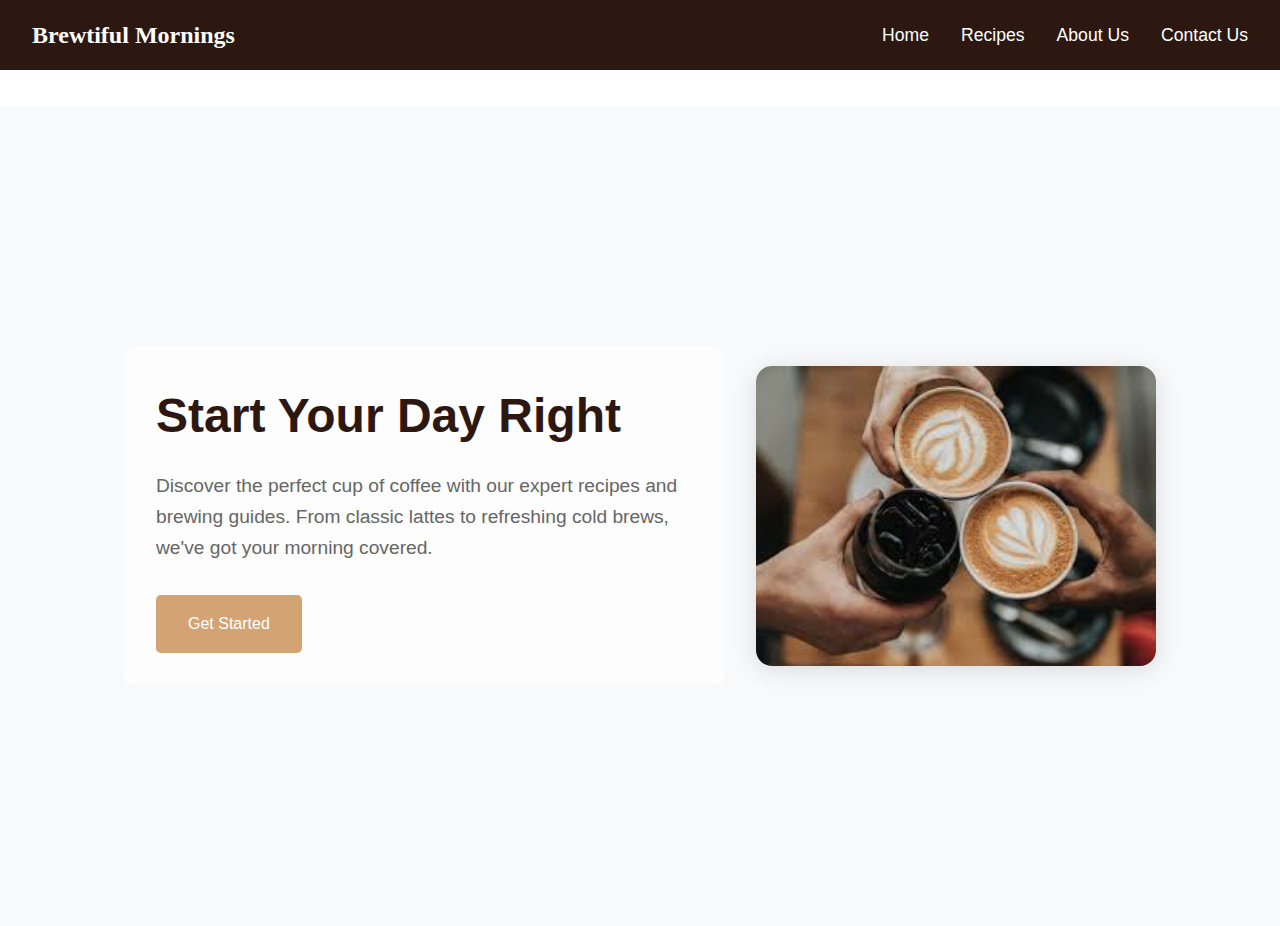
<file: index.html>
<!DOCTYPE html>
<html lang="en">
<head>
    <title>Brewtiful Mornings - Home</title>
    <link rel="stylesheet" href="styles.css">
</head>
<body>
    <
    <nav class="navbar">
        <div class="logo">Brewtiful Mornings</div>
        <ul class="nav-links">
            <li><a href="index.html" class="active">Home</a></li>
            <li class="dropdown">
                <a href="recipes.html">Recipes</a>
                <ul class="dropdown-content">
                    <li><a href="recipes/latte.html">Latte</a></li>
                    <li><a href="recipes/americano.html">Americano</a></li>
                    <li><a href="recipes/espresso.html">Espresso</a></li>
                    <li><a href="recipes/cold-americano.html">Cold Americano</a></li>
                    <li><a href="recipes/cold-latte.html">Cold Latte</a></li>
                    <li><a href="recipes/chocolate-latte.html">Chocolate Latte</a></li>
                    <li><a href="recipes/vanilla-latte.html">Vanilla Latte</a></li>
                </ul>
            </li>
            <li><a href="about.html">About Us</a></li>
            <li><a href="contact.html">Contact Us</a></li>
        </ul>
    </nav>

    
    <section class="hero">
        <div class="hero-content">
            <h1>Start Your Day Right</h1>
            <p>Discover the perfect cup of coffee with our expert recipes and brewing guides. From classic lattes to refreshing cold brews, we've got your morning covered.</p>
            <a href="recipes.html" class="cta-button">Get Started</a>
        </div>
        <div class="hero-image"></div>
    </section>
</body>
</html>
</file>
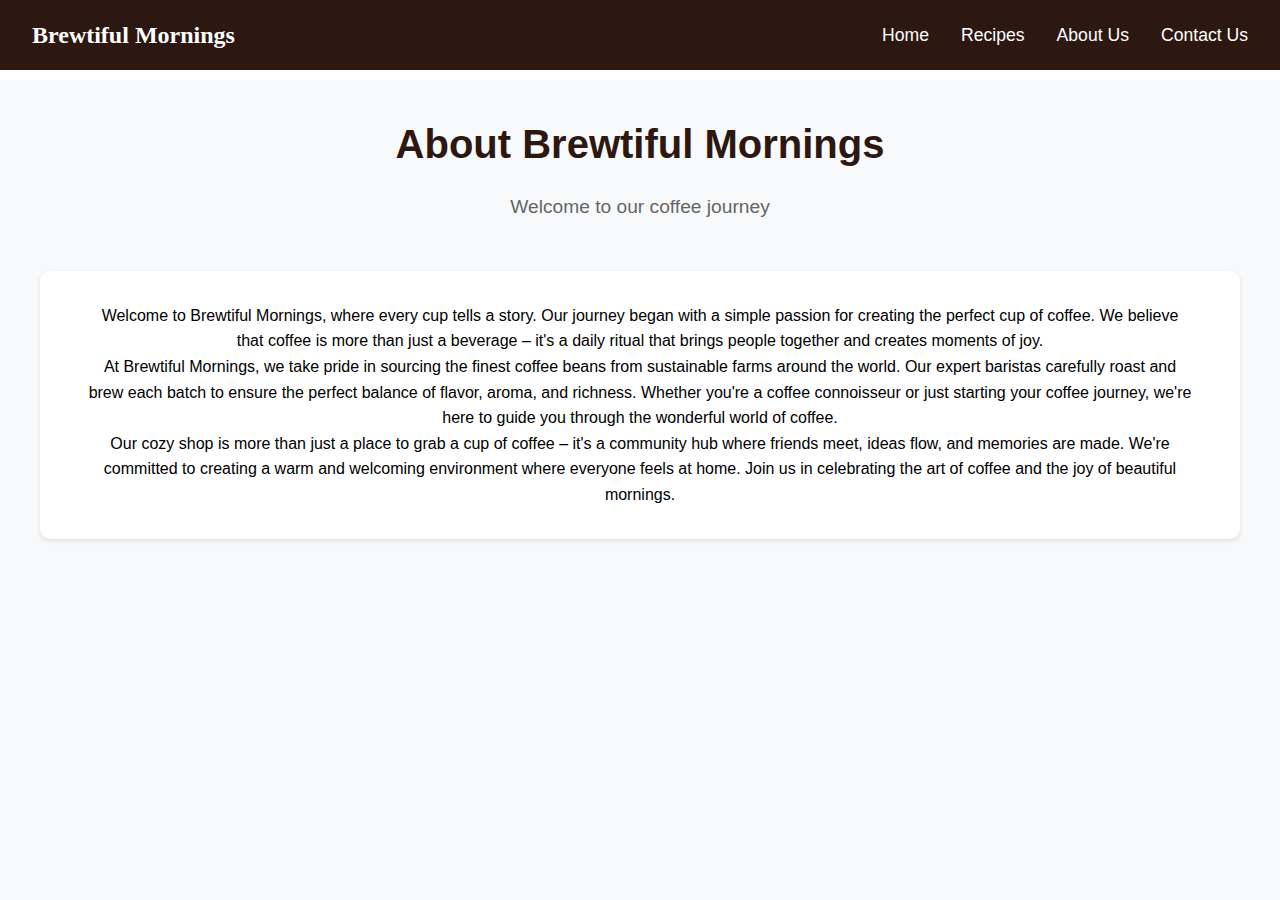
<file: about.html>
<!DOCTYPE html>
<html lang="en">
<head>
    <title>About Us - Brewtiful Mornings</title>
    <link rel="stylesheet" href="styles.css">
    <link rel="stylesheet" href="about.css">
</head>
<body>
    <nav class="navbar">
        <div class="logo">Brewtiful Mornings</div>
        <ul class="nav-links">
            <li><a href="index.html">Home</a></li>
            <li class="dropdown">
                <a href="recipes.html">Recipes</a>
                <ul class="dropdown-content">
                    <li><a href="recipes/latte.html">Latte</a></li>
                    <li><a href="recipes/americano.html">Americano</a></li>
                    <li><a href="recipes/espresso.html">Espresso</a></li>
                    <li><a href="recipes/cold-americano.html">Cold Americano</a></li>
                    <li><a href="recipes/cold-latte.html">Cold Latte</a></li>
                    <li><a href="recipes/chocolate-latte.html">Chocolate Latte</a></li>
                    <li><a href="recipes/vanilla-latte.html">Vanilla Latte</a></li>
                </ul>
            </li>
            <li><a href="about.html" class="active">About Us</a></li>
            <li><a href="contact.html">Contact Us</a></li>
        </ul>
    </nav>

    <section class="about-section">
        <div class="about-header">
            <h1>About Brewtiful Mornings</h1>
            <p class="about-description">Welcome to our coffee journey</p>
        </div>
        <div class="about-content">
            <div class="about-text">
                <p>Welcome to Brewtiful Mornings, where every cup tells a story. Our journey began with a simple passion for creating the perfect cup of coffee. We believe that coffee is more than just a beverage – it's a daily ritual that brings people together and creates moments of joy.</p>

                <p>At Brewtiful Mornings, we take pride in sourcing the finest coffee beans from sustainable farms around the world. Our expert baristas carefully roast and brew each batch to ensure the perfect balance of flavor, aroma, and richness. Whether you're a coffee connoisseur or just starting your coffee journey, we're here to guide you through the wonderful world of coffee.</p>

                <p>Our cozy shop is more than just a place to grab a cup of coffee – it's a community hub where friends meet, ideas flow, and memories are made. We're committed to creating a warm and welcoming environment where everyone feels at home. Join us in celebrating the art of coffee and the joy of beautiful mornings.</p>
            </div>
        </div>
    </section>
</body>
</html>
</file>
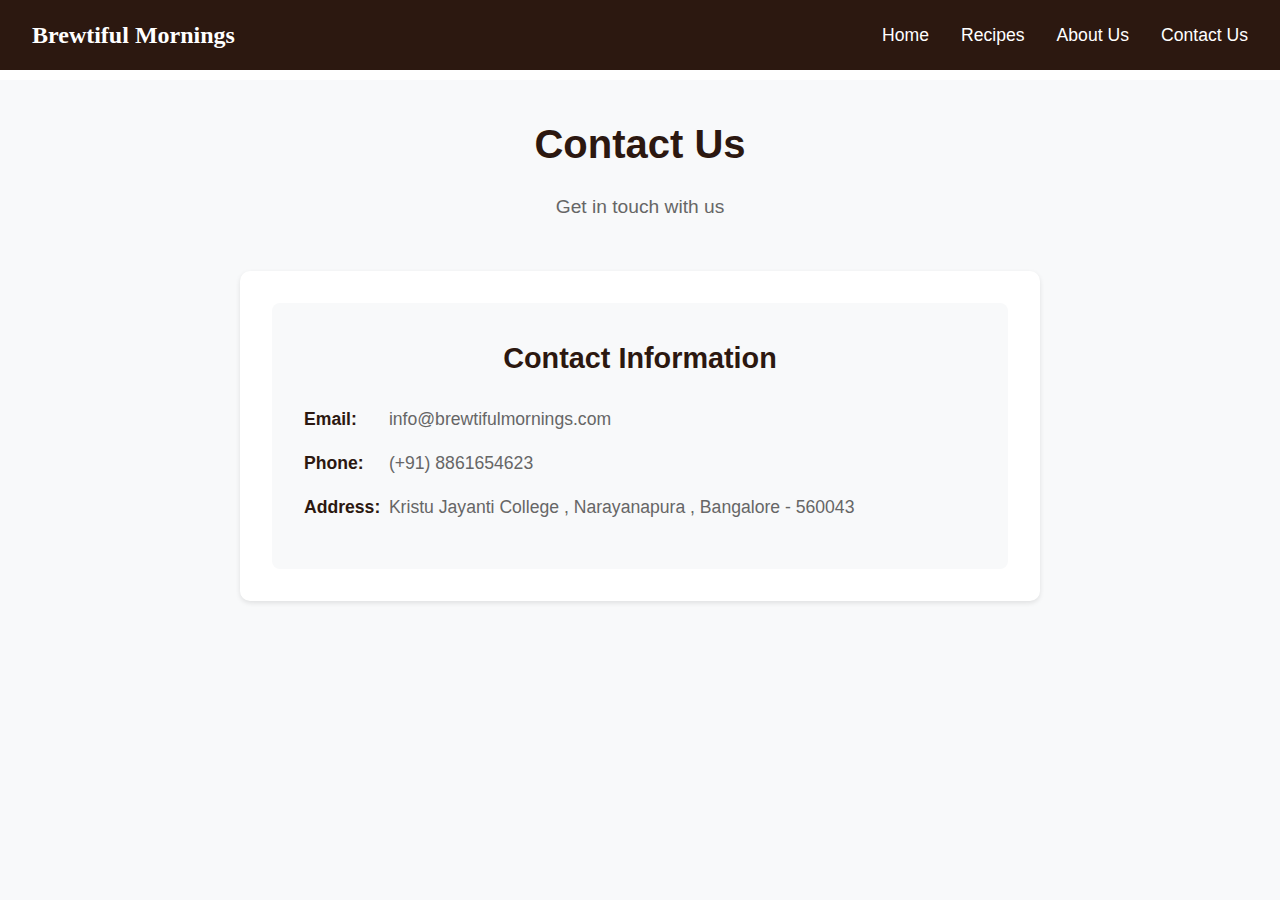
<file: contact.html>
<!DOCTYPE html>
<html lang="en">
<head>
    <title>Contact Us - Brewtiful Mornings</title>
    <link rel="stylesheet" href="styles.css">
    <link rel="stylesheet" href="contact.css">
</head>
<body>
    <nav class="navbar">
        <div class="logo">Brewtiful Mornings</div>
        <ul class="nav-links">
            <li><a href="index.html">Home</a></li>
            <li class="dropdown">
                <a href="recipes.html">Recipes</a>
                <ul class="dropdown-content">
                    <li><a href="recipes/latte.html">Latte</a></li>
                    <li><a href="recipes/americano.html">Americano</a></li>
                    <li><a href="recipes/espresso.html">Espresso</a></li>
                    <li><a href="recipes/cold-americano.html">Cold Americano</a></li>
                    <li><a href="recipes/cold-latte.html">Cold Latte</a></li>
                    <li><a href="recipes/chocolate-latte.html">Chocolate Latte</a></li>
                    <li><a href="recipes/vanilla-latte.html">Vanilla Latte</a></li>
                </ul>
            </li>
            <li><a href="about.html">About Us</a></li>
            <li><a href="contact.html" class="active">Contact Us</a></li>
        </ul>
    </nav>

    <section class="contact-section">
        <div class="contact-header">
            <h1>Contact Us</h1>
            <p class="contact-description">Get in touch with us</p>
        </div>
        <div class="contact-content">
            <div class="contact-info">
                <div class="info-card">
                    <h2>Contact Information</h2>
                    <p><strong>Email:</strong> info@brewtifulmornings.com</p>
                    <p><strong>Phone:</strong> (+91) 8861654623</p>
                    <p><strong>Address:</strong>
                    Kristu Jayanti College , Narayanapura , Bangalore - 560043</p>
                </div>
            </div>
        </div>
    </section>
</body>
</html>
</file>
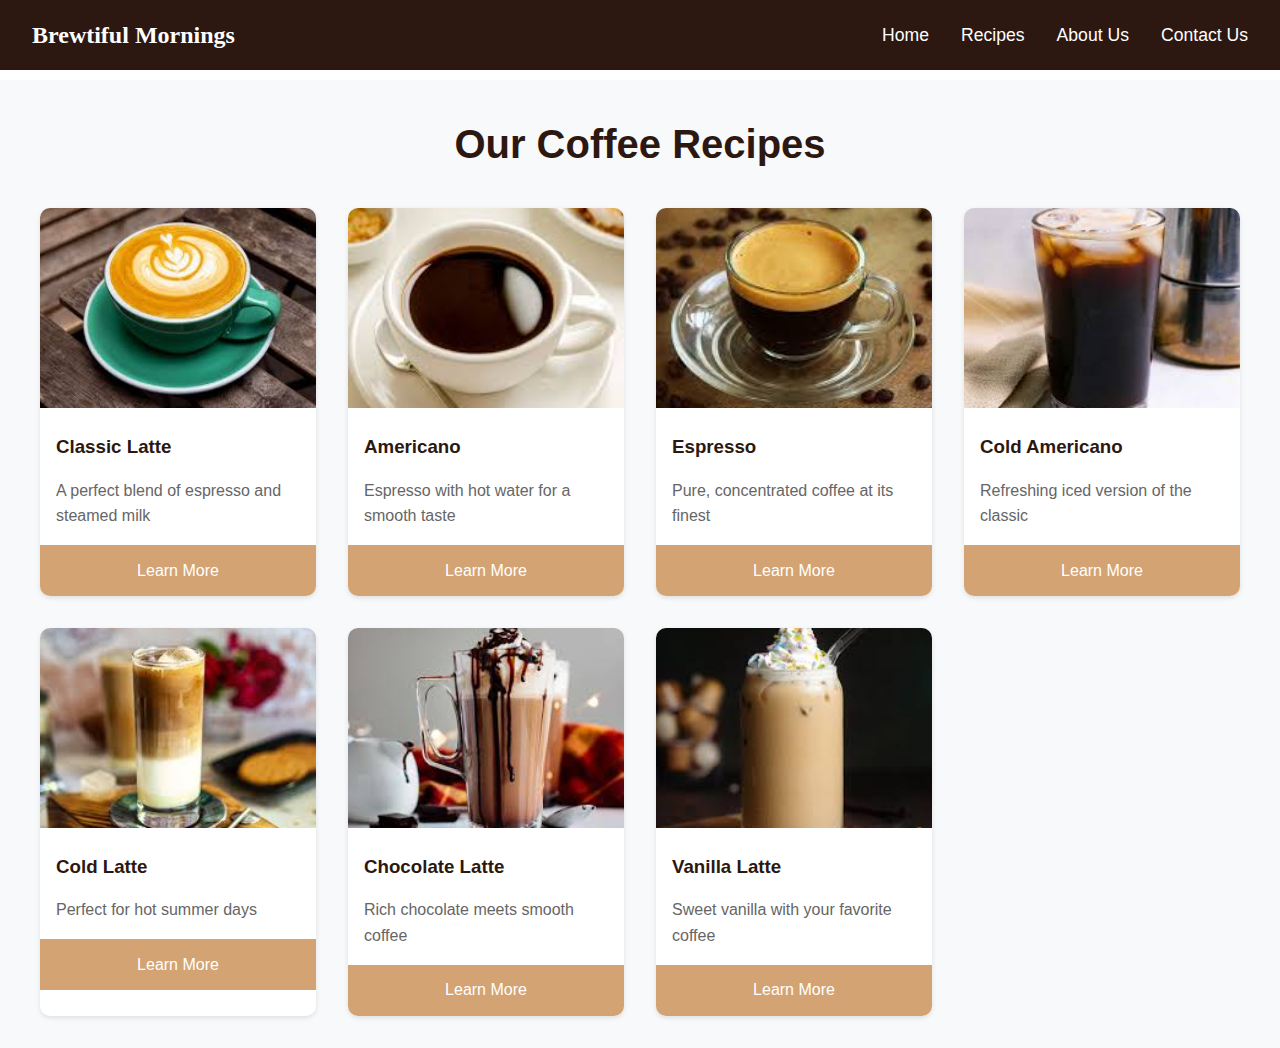
<file: recipes.html>
<!DOCTYPE html>
<html lang="en">
<head>
    <title>Brewtiful Mornings - Recipes</title>
    <link rel="stylesheet" href="styles.css">
    <link rel="stylesheet" href="recipes.css">
</head>
<body>
    <nav class="navbar">
        <div class="logo">Brewtiful Mornings</div>
        <ul class="nav-links">
            <li><a href="index.html">Home</a></li>
            <li class="dropdown">
                <a href="recipes.html" class="active">Recipes</a>
                <ul class="dropdown-content">
                    <li><a href="recipes/latte.html">Latte</a></li>
                    <li><a href="recipes/americano.html">Americano</a></li>
                    <li><a href="recipes/espresso.html">Espresso</a></li>
                    <li><a href="recipes/cold-americano.html">Cold Americano</a></li>
                    <li><a href="recipes/cold-latte.html">Cold Latte</a></li>
                    <li><a href="recipes/chocolate-latte.html">Chocolate Latte</a></li>
                    <li><a href="recipes/vanilla-latte.html">Vanilla Latte</a></li>
                </ul>
            </li>
            <li><a href="about.html">About Us</a></li>
            <li><a href="contact.html">Contact Us</a></li>
        </ul>
    </nav>

    <section class="recipes-section">
        <h1>Our Coffee Recipes</h1>
        <div class="recipes-grid">
            <div class="recipe-card">
                <img src="classic-latte.jpeg" alt="Latte">
                <h3>Classic Latte</h3>
                <p>A perfect blend of espresso and steamed milk</p>
                <a href="recipes/latte.html" class="recipe-button">Learn More</a>
            </div>
            <div class="recipe-card">
                <img src="americano.jpeg" alt="Americano">
                <h3>Americano</h3>
                <p>Espresso with hot water for a smooth taste</p>
                <a href="recipes/americano.html" class="recipe-button">Learn More</a>
            </div>
            <div class="recipe-card">
                <img src="espresso.jpeg" alt="Espresso">
                <h3>Espresso</h3>
                <p>Pure, concentrated coffee at its finest</p>
                <a href="recipes/espresso.html" class="recipe-button">Learn More</a>
            </div>
            <div class="recipe-card">
                <img src="cold-americano.jpeg" alt="Cold Americano">
                <h3>Cold Americano</h3>
                <p>Refreshing iced version of the classic</p>
                <a href="recipes/cold-americano.html" class="recipe-button">Learn More</a>
            </div>
            <div class="recipe-card">
                <img src="cold-latte.jpeg" alt="Cold Latte">
                <h3>Cold Latte</h3>
                <p>Perfect for hot summer days</p>
                <a href="recipes/cold-latte.html" class="recipe-button">Learn More</a>
            </div>
            <div class="recipe-card">
                <img src="chocolate-latte.jpeg" alt="Chocolate Latte">
                <h3>Chocolate Latte</h3>
                <p>Rich chocolate meets smooth coffee</p>
                <a href="recipes/chocolate-latte.html" class="recipe-button">Learn More</a>
            </div>
            <div class="recipe-card">
                <img src="vanilla-latte.jpeg" alt="Vanilla Latte">
                <h3>Vanilla Latte</h3>
                <p>Sweet vanilla with your favorite coffee</p>
                <a href="recipes/vanilla-latte.html" class="recipe-button">Learn More</a>
            </div>
        </div>
    </section>
</body>
</html>
</file>
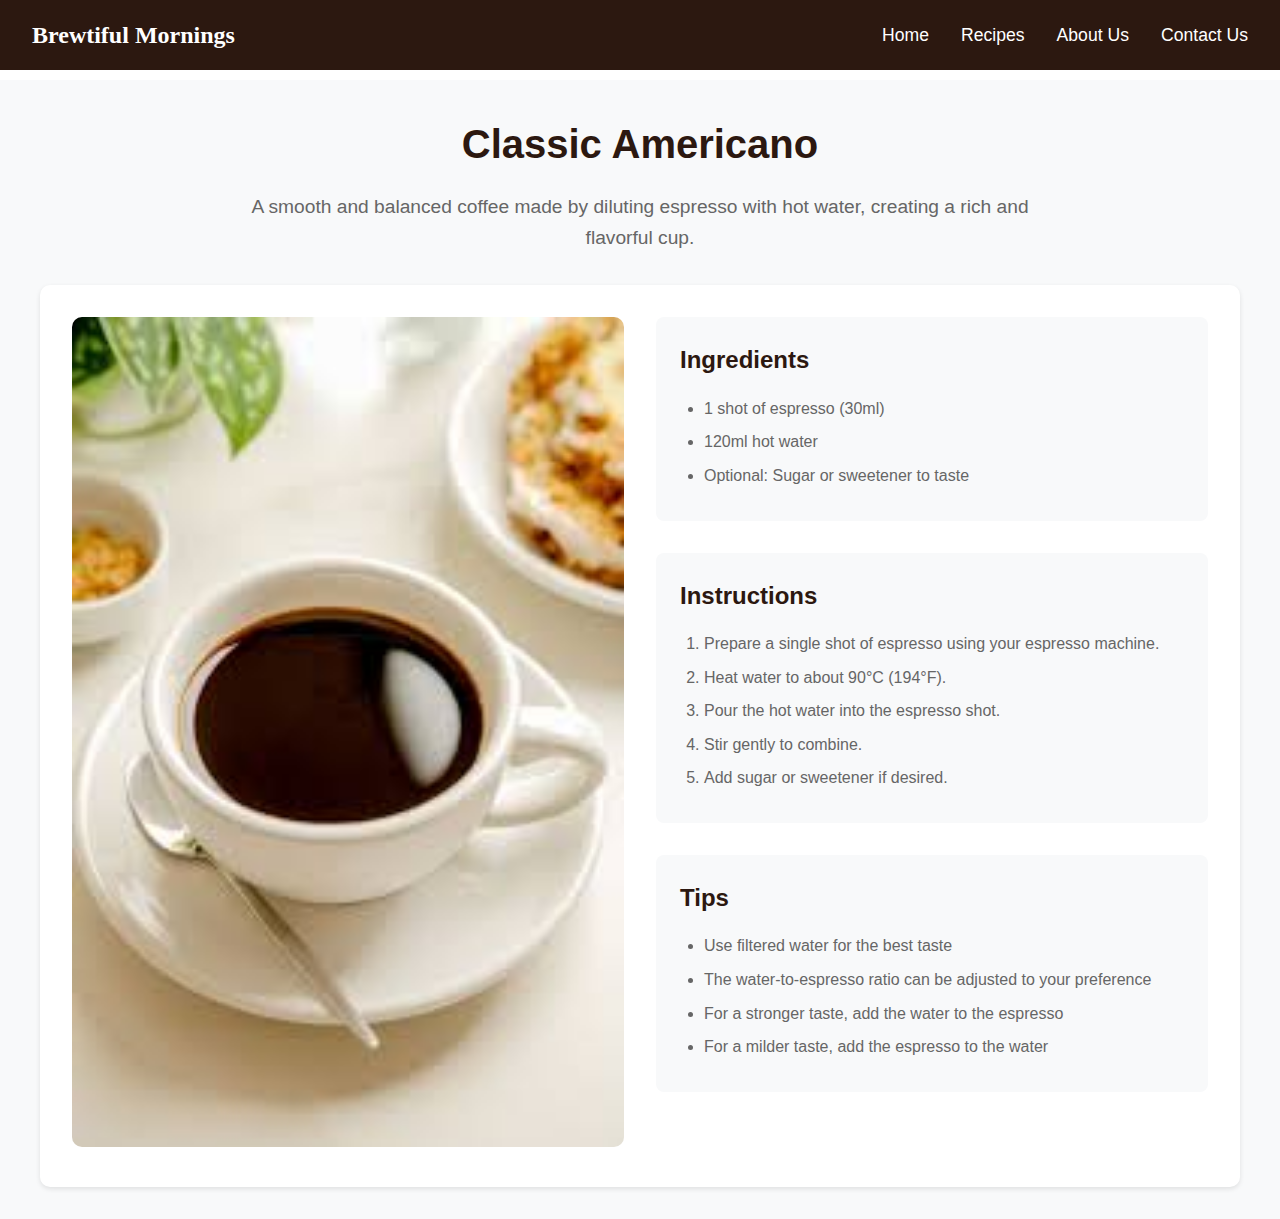
<file: recipes/americano.html>
<!DOCTYPE html>
<html lang="en">
<head>
    <meta charset="UTF-8">
    <meta name="viewport" content="width=device-width, initial-scale=1.0">
    <title>Brewtiful Mornings - Americano Recipe</title>
    <link rel="stylesheet" href="../styles.css">
    <link rel="stylesheet" href="recipes-detail.css">
</head>
<body>
    
    <nav class="navbar">
        <div class="logo">Brewtiful Mornings</div>
        <ul class="nav-links">
            <li><a href="../index.html">Home</a></li>
            <li class="dropdown">
                <a href="../recipes.html" class="active">Recipes</a>
                <ul class="dropdown-content">
                    <li><a href="latte.html">Latte</a></li>
                    <li><a href="americano.html" class="active">Americano</a></li>
                    <li><a href="espresso.html">Espresso</a></li>
                    <li><a href="cold-americano.html">Cold Americano</a></li>
                    <li><a href="cold-latte.html">Cold Latte</a></li>
                    <li><a href="chocolate-latte.html">Chocolate Latte</a></li>
                    <li><a href="vanilla-latte.html">Vanilla Latte</a></li>
                </ul>
            </li>
            <li><a href="../about.html">About Us</a></li>
            <li><a href="../contact.html">Contact Us</a></li>
        </ul>
    </nav>

    
    <section class="recipe-detail">
        <div class="recipe-header">
            <h1>Classic Americano</h1>
            <p class="recipe-description">A smooth and balanced coffee made by diluting espresso with hot water, creating a rich and flavorful cup.</p>
        </div>

        <div class="recipe-content">
            <div class="recipe-image">
                <img src="../americano.jpeg" alt="Classic Americano">
            </div>

            <div class="recipe-info">
                <div class="ingredients">
                    <h2>Ingredients</h2>
                    <ul>
                        <li>1 shot of espresso (30ml)</li>
                        <li>120ml hot water</li>
                        <li>Optional: Sugar or sweetener to taste</li>
                    </ul>
                </div>

                <div class="instructions">
                    <h2>Instructions</h2>
                    <ol>
                        <li>Prepare a single shot of espresso using your espresso machine.</li>
                        <li>Heat water to about 90°C (194°F).</li>
                        <li>Pour the hot water into the espresso shot.</li>
                        <li>Stir gently to combine.</li>
                        <li>Add sugar or sweetener if desired.</li>
                    </ol>
                </div>

                <div class="tips">
                    <h2>Tips</h2>
                    <ul>
                        <li>Use filtered water for the best taste</li>
                        <li>The water-to-espresso ratio can be adjusted to your preference</li>
                        <li>For a stronger taste, add the water to the espresso</li>
                        <li>For a milder taste, add the espresso to the water</li>
                    </ul>
                </div>
            </div>
        </div>
    </section>

</body>
</html>
</file>
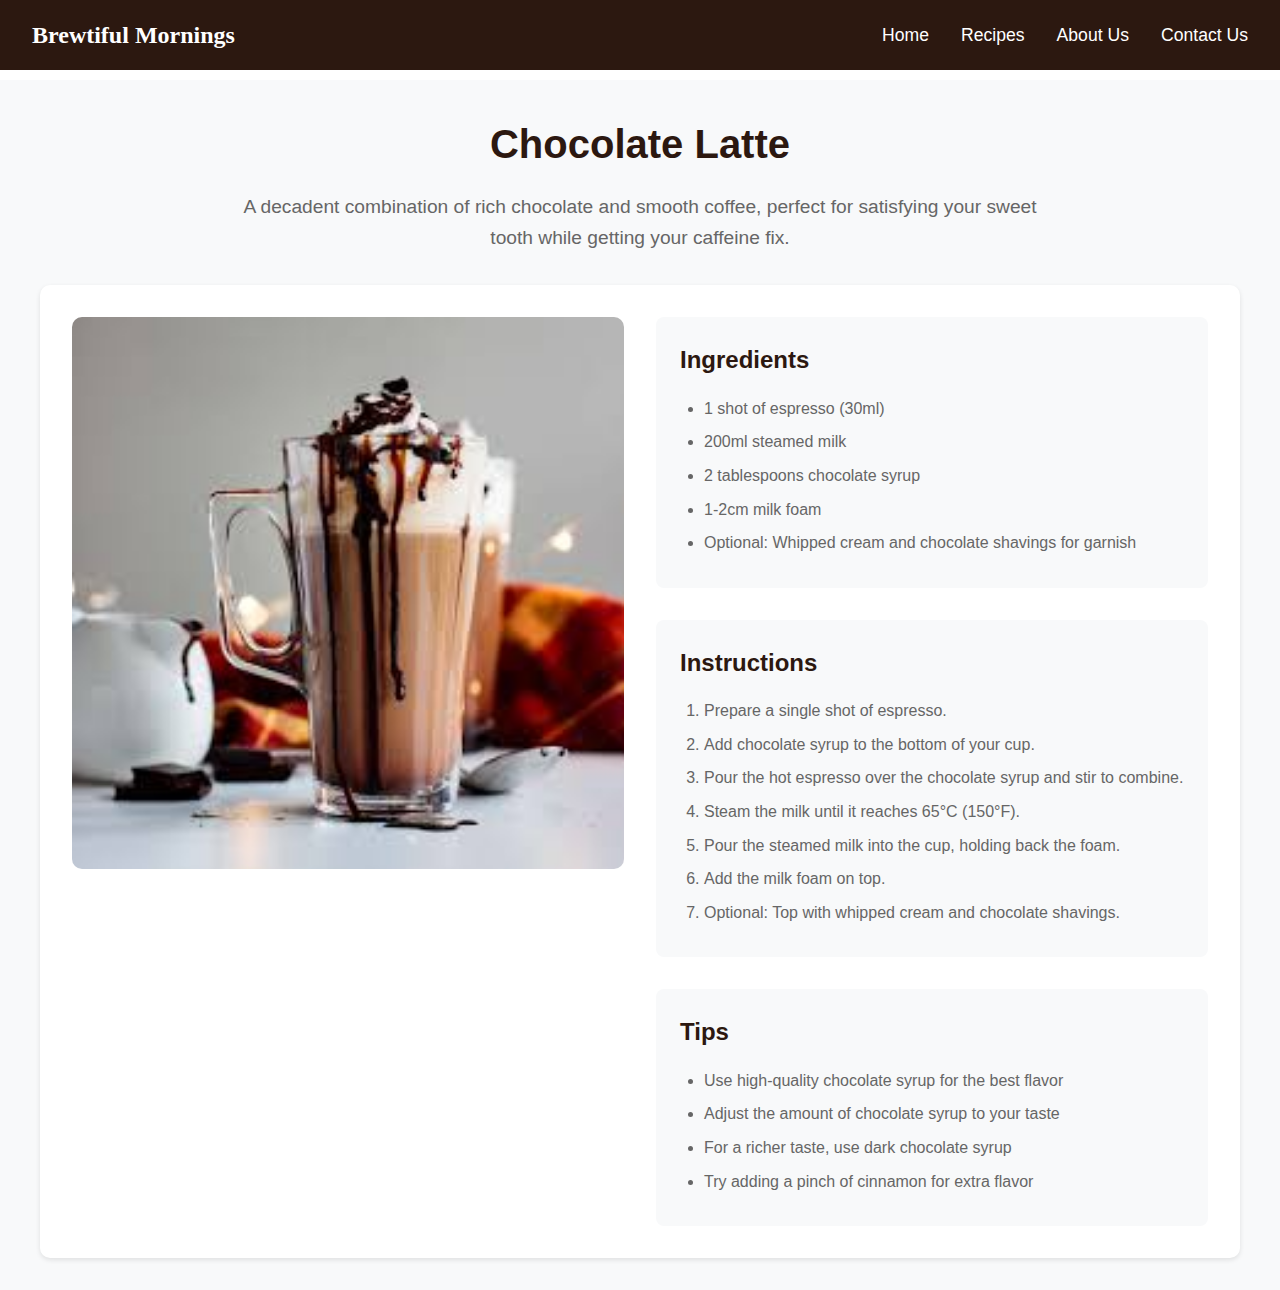
<file: recipes/chocolate-latte.html>
<!DOCTYPE html>
<html lang="en">
<head>
    <title>Brewtiful Mornings - Chocolate Latte Recipe</title>
    <link rel="stylesheet" href="../styles.css">
    <link rel="stylesheet" href="recipes-detail.css">
</head>
<body>
    
    <nav class="navbar">
        <div class="logo">Brewtiful Mornings</div>
        <ul class="nav-links">
            <li><a href="../index.html">Home</a></li>
            <li class="dropdown">
                <a href="../recipes.html" class="active">Recipes</a>
                <ul class="dropdown-content">
                    <li><a href="latte.html">Latte</a></li>
                    <li><a href="americano.html">Americano</a></li>
                    <li><a href="espresso.html">Espresso</a></li>
                    <li><a href="cold-americano.html">Cold Americano</a></li>
                    <li><a href="cold-latte.html">Cold Latte</a></li>
                    <li><a href="chocolate-latte.html" class="active">Chocolate Latte</a></li>
                    <li><a href="vanilla-latte.html">Vanilla Latte</a></li>
                </ul>
            </li>
            <li><a href="../about.html">About Us</a></li>
            <li><a href="../contact.html">Contact Us</a></li>
        </ul>

        </div>
    </nav>

   
    <section class="recipe-detail">
        <div class="recipe-header">
            <h1>Chocolate Latte</h1>
            <p class="recipe-description">A decadent combination of rich chocolate and smooth coffee, perfect for satisfying your sweet tooth while getting your caffeine fix.</p>
        </div>

        <div class="recipe-content">
            <div class="recipe-image">
                <img src="../chocolate-latte.jpeg" alt="Chocolate Latte">
            </div>

            <div class="recipe-info">
                <div class="ingredients">
                    <h2>Ingredients</h2>
                    <ul>
                        <li>1 shot of espresso (30ml)</li>
                        <li>200ml steamed milk</li>
                        <li>2 tablespoons chocolate syrup</li>
                        <li>1-2cm milk foam</li>
                        <li>Optional: Whipped cream and chocolate shavings for garnish</li>
                    </ul>
                </div>

                <div class="instructions">
                    <h2>Instructions</h2>
                    <ol>
                        <li>Prepare a single shot of espresso.</li>
                        <li>Add chocolate syrup to the bottom of your cup.</li>
                        <li>Pour the hot espresso over the chocolate syrup and stir to combine.</li>
                        <li>Steam the milk until it reaches 65°C (150°F).</li>
                        <li>Pour the steamed milk into the cup, holding back the foam.</li>
                        <li>Add the milk foam on top.</li>
                        <li>Optional: Top with whipped cream and chocolate shavings.</li>
                    </ol>
                </div>

                <div class="tips">
                    <h2>Tips</h2>
                    <ul>
                        <li>Use high-quality chocolate syrup for the best flavor</li>
                        <li>Adjust the amount of chocolate syrup to your taste</li>
                        <li>For a richer taste, use dark chocolate syrup</li>
                        <li>Try adding a pinch of cinnamon for extra flavor</li>
                    </ul>
                </div>
            </div>
        </div>
    </section>
</body>
</html>
</file>
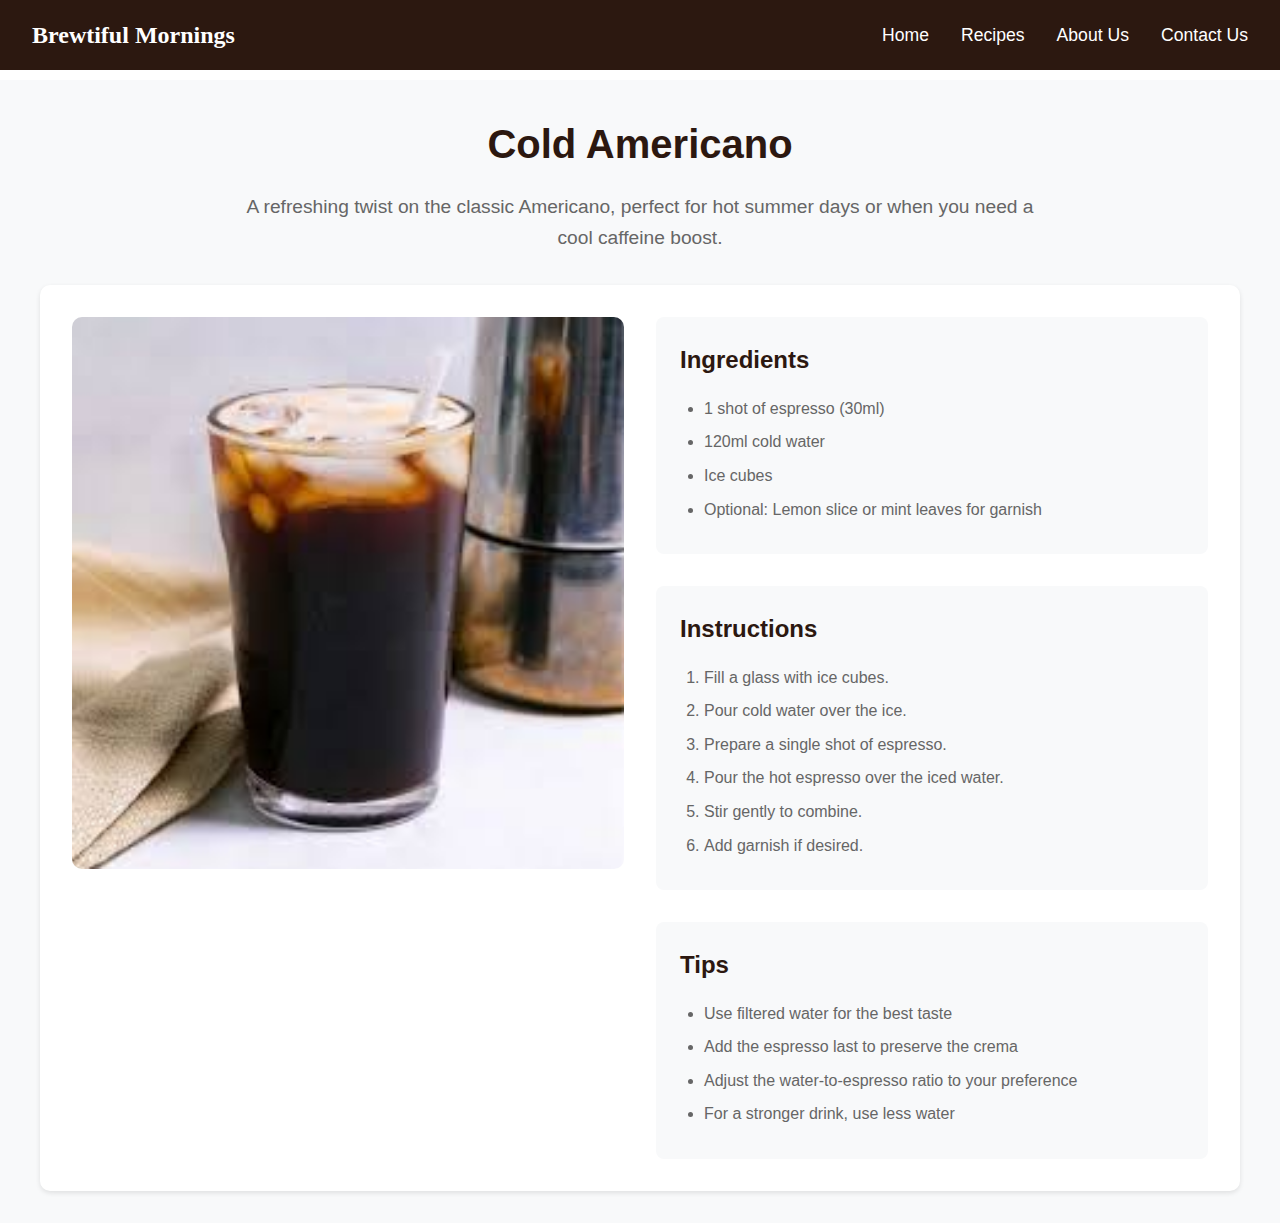
<file: recipes/cold-americano.html>
<!DOCTYPE html>
<html lang="en">
<head>
    <title>Brewtiful Mornings - Cold Americano Recipe</title>
    <link rel="stylesheet" href="../styles.css">
    <link rel="stylesheet" href="recipes-detail.css">
</head>
<body>
    
    <nav class="navbar">
        <div class="logo">Brewtiful Mornings</div>
        <ul class="nav-links">
            <li><a href="../index.html">Home</a></li>
            <li class="dropdown">
                <a href="../recipes.html" class="active">Recipes</a>
                <ul class="dropdown-content">
                    <li><a href="latte.html">Latte</a></li>
                    <li><a href="americano.html">Americano</a></li>
                    <li><a href="espresso.html">Espresso</a></li>
                    <li><a href="cold-americano.html" class="active">Cold Americano</a></li>
                    <li><a href="cold-latte.html">Cold Latte</a></li>
                    <li><a href="chocolate-latte.html">Chocolate Latte</a></li>
                    <li><a href="vanilla-latte.html">Vanilla Latte</a></li>
                </ul>
            </li>
            <li><a href="../about.html">About Us</a></li>
            <li><a href="../contact.html">Contact Us</a></li>
        </ul>
        
        </div>
    </nav>

    
    <section class="recipe-detail">
        <div class="recipe-header">
            <h1>Cold Americano</h1>
            <p class="recipe-description">A refreshing twist on the classic Americano, perfect for hot summer days or when you need a cool caffeine boost.</p>
        </div>

        <div class="recipe-content">
            <div class="recipe-image">
                <img src="../cold-americano.jpeg" alt="Cold Americano">
            </div>

            <div class="recipe-info">
                <div class="ingredients">
                    <h2>Ingredients</h2>
                    <ul>
                        <li>1 shot of espresso (30ml)</li>
                        <li>120ml cold water</li>
                        <li>Ice cubes</li>
                        <li>Optional: Lemon slice or mint leaves for garnish</li>
                    </ul>
                </div>

                <div class="instructions">
                    <h2>Instructions</h2>
                    <ol>
                        <li>Fill a glass with ice cubes.</li>
                        <li>Pour cold water over the ice.</li>
                        <li>Prepare a single shot of espresso.</li>
                        <li>Pour the hot espresso over the iced water.</li>
                        <li>Stir gently to combine.</li>
                        <li>Add garnish if desired.</li>
                    </ol>
                </div>

                <div class="tips">
                    <h2>Tips</h2>
                    <ul>
                        <li>Use filtered water for the best taste</li>
                        <li>Add the espresso last to preserve the crema</li>
                        <li>Adjust the water-to-espresso ratio to your preference</li>
                        <li>For a stronger drink, use less water</li>
                    </ul>
                </div>
            </div>
        </div>
    </section>
</body>
</html>
</file>
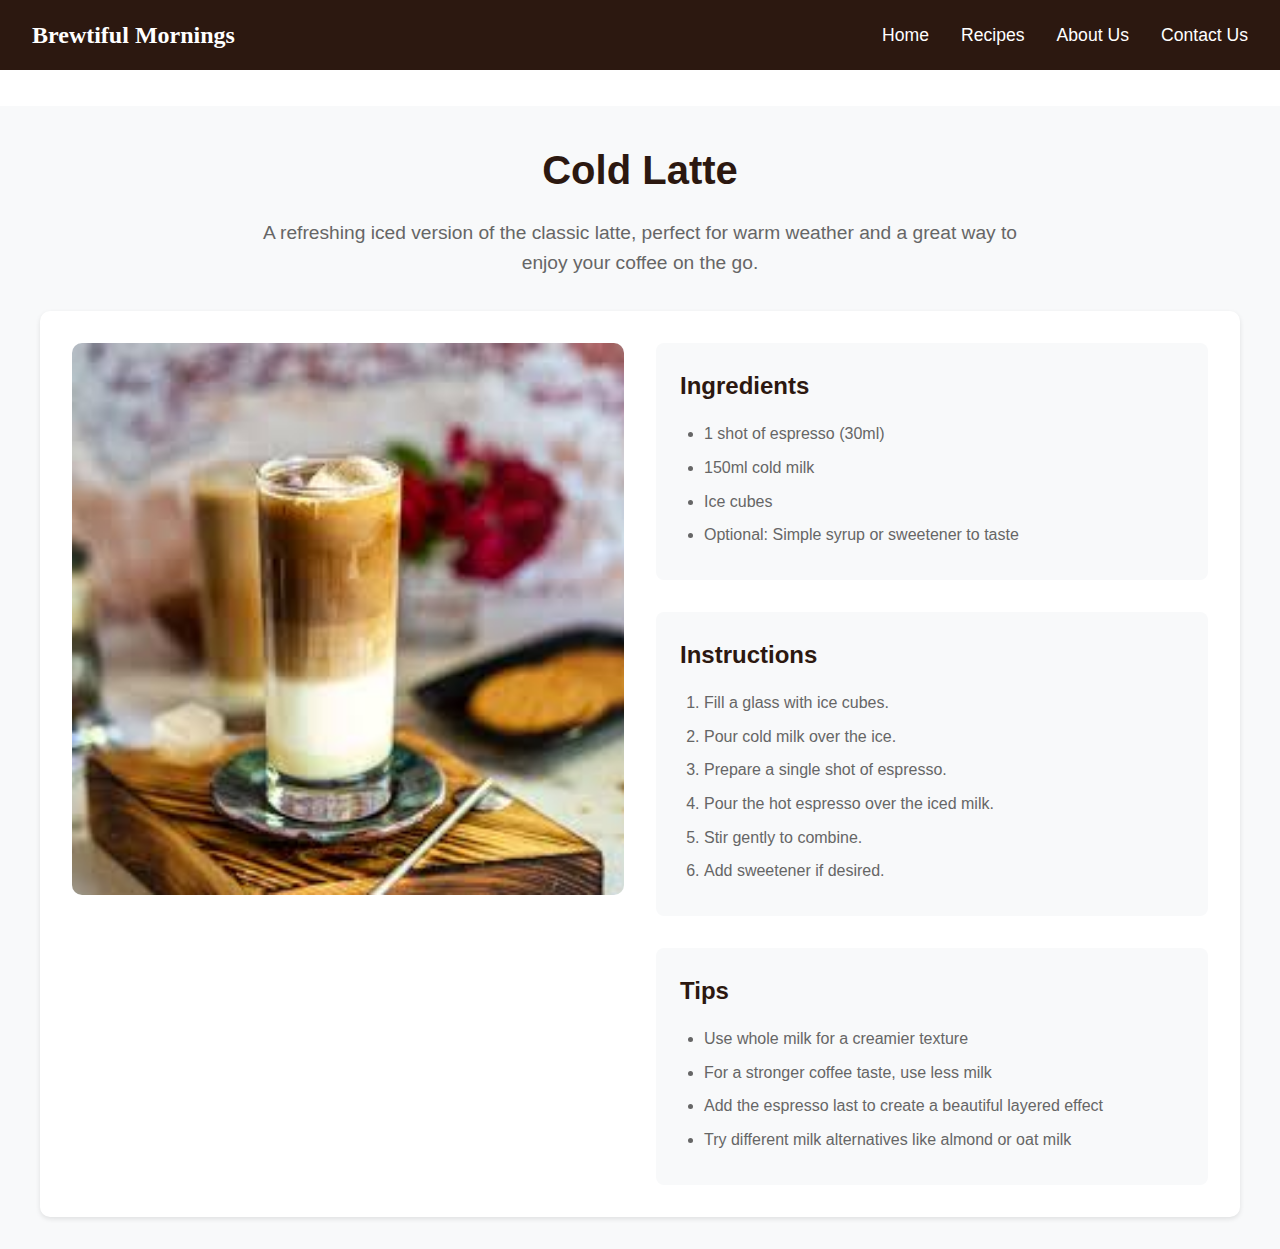
<file: recipes/cold-latte.html>
<!DOCTYPE html>
<html lang="en">
<head>
    <title>Brewtiful Mornings - Cold Latte Recipe</title>
    <link rel="stylesheet" href="../styles.css">
    <link rel="stylesheet" href="recipes-detail.css">
</head>
<body>
    <
    <nav class="navbar">
        <div class="logo">Brewtiful Mornings</div>
        <ul class="nav-links">
            <li><a href="../index.html">Home</a></li>
            <li class="dropdown">
                <a href="../recipes.html" class="active">Recipes</a>
                <ul class="dropdown-content">
                    <li><a href="latte.html">Latte</a></li>
                    <li><a href="americano.html">Americano</a></li>
                    <li><a href="espresso.html">Espresso</a></li>
                    <li><a href="cold-americano.html">Cold Americano</a></li>
                    <li><a href="cold-latte.html" class="active">Cold Latte</a></li>
                    <li><a href="chocolate-latte.html">Chocolate Latte</a></li>
                    <li><a href="vanilla-latte.html">Vanilla Latte</a></li>
                </ul>
            </li>
            <li><a href="../about.html">About Us</a></li>
            <li><a href="../contact.html">Contact Us</a></li>
        </ul>
        
        </div>
    </nav>

    
    <section class="recipe-detail">
        <div class="recipe-header">
            <h1>Cold Latte</h1>
            <p class="recipe-description">A refreshing iced version of the classic latte, perfect for warm weather and a great way to enjoy your coffee on the go.</p>
        </div>

        <div class="recipe-content">
            <div class="recipe-image">
                <img src="../cold-latte.jpeg" alt="Cold Latte">
            </div>

            <div class="recipe-info">
                <div class="ingredients">
                    <h2>Ingredients</h2>
                    <ul>
                        <li>1 shot of espresso (30ml)</li>
                        <li>150ml cold milk</li>
                        <li>Ice cubes</li>
                        <li>Optional: Simple syrup or sweetener to taste</li>
                    </ul>
                </div>

                <div class="instructions">
                    <h2>Instructions</h2>
                    <ol>
                        <li>Fill a glass with ice cubes.</li>
                        <li>Pour cold milk over the ice.</li>
                        <li>Prepare a single shot of espresso.</li>
                        <li>Pour the hot espresso over the iced milk.</li>
                        <li>Stir gently to combine.</li>
                        <li>Add sweetener if desired.</li>
                    </ol>
                </div>

                <div class="tips">
                    <h2>Tips</h2>
                    <ul>
                        <li>Use whole milk for a creamier texture</li>
                        <li>For a stronger coffee taste, use less milk</li>
                        <li>Add the espresso last to create a beautiful layered effect</li>
                        <li>Try different milk alternatives like almond or oat milk</li>
                    </ul>
                </div>
            </div>
        </div>
    </section>
</body>
</html>
</file>
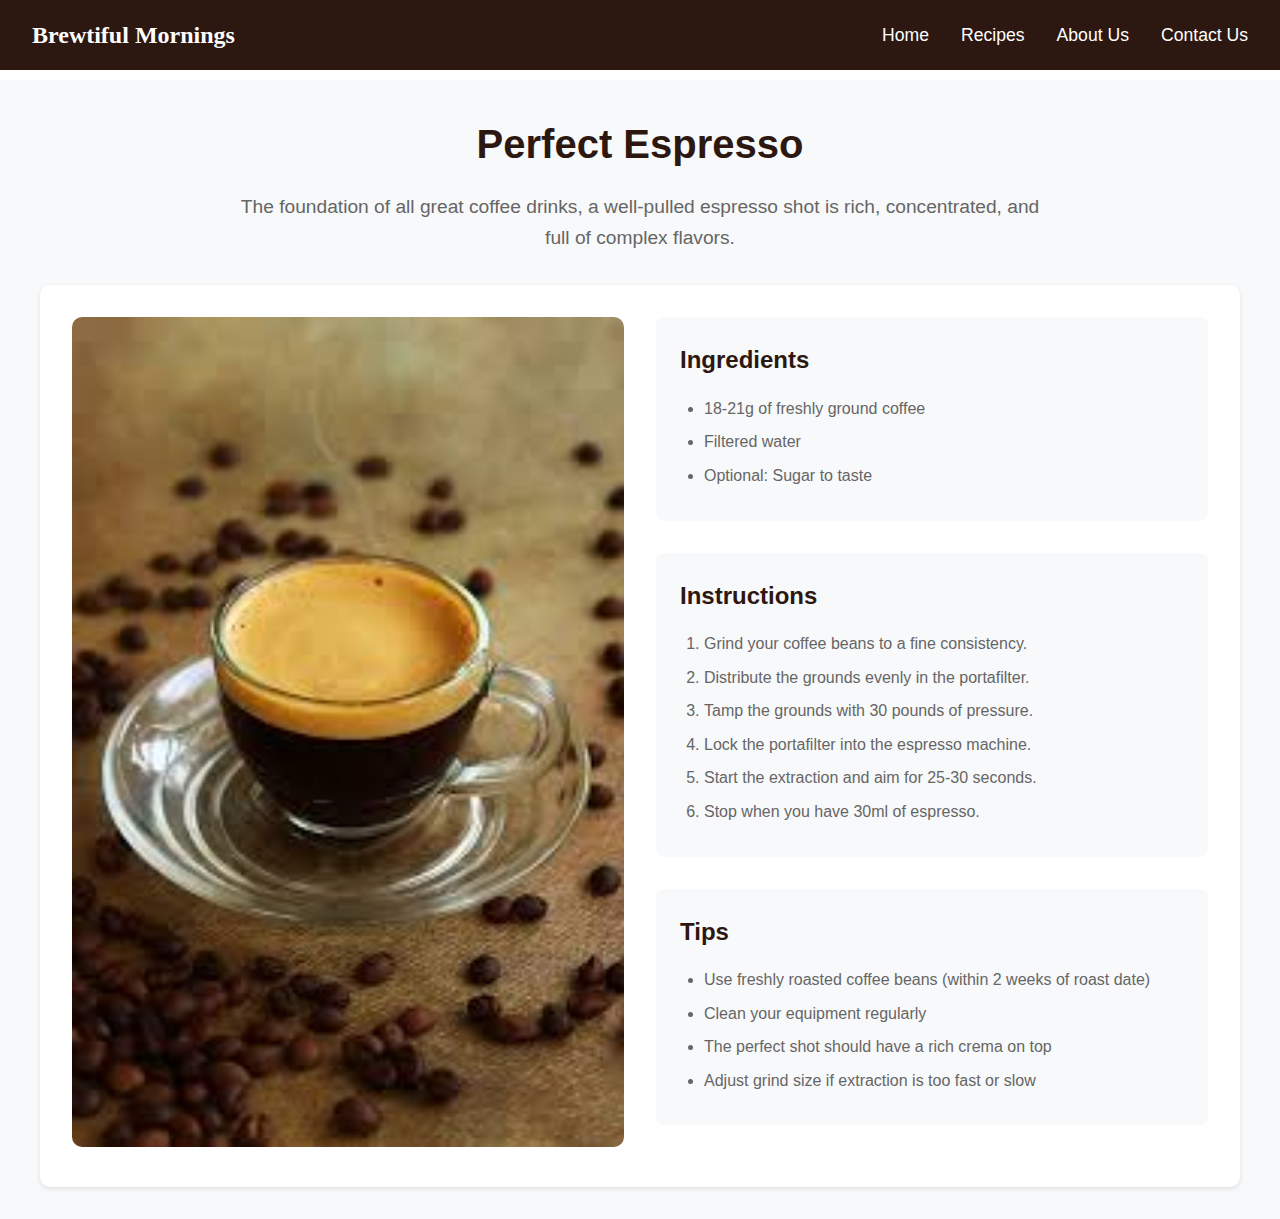
<file: recipes/espresso.html>
<!DOCTYPE html>
<html lang="en">
<head>
    <title>Brewtiful Mornings - Espresso Recipe</title>
    <link rel="stylesheet" href="../styles.css">
    <link rel="stylesheet" href="recipes-detail.css">
</head>
<body>
    
    <nav class="navbar">
        <div class="logo">Brewtiful Mornings</div>
        <ul class="nav-links">
            <li><a href="../index.html">Home</a></li>
            <li class="dropdown">
                <a href="../recipes.html" class="active">Recipes</a>
                <ul class="dropdown-content">
                    <li><a href="latte.html">Latte</a></li>
                    <li><a href="americano.html">Americano</a></li>
                    <li><a href="espresso.html" class="active">Espresso</a></li>
                    <li><a href="cold-americano.html">Cold Americano</a></li>
                    <li><a href="cold-latte.html">Cold Latte</a></li>
                    <li><a href="chocolate-latte.html">Chocolate Latte</a></li>
                    <li><a href="vanilla-latte.html">Vanilla Latte</a></li>
                </ul>
            </li>
            <li><a href="../about.html">About Us</a></li>
            <li><a href="../contact.html">Contact Us</a></li>
        </ul>
        
        </div>
    </nav>

    
    <section class="recipe-detail">
        <div class="recipe-header">
            <h1>Perfect Espresso</h1>
            <p class="recipe-description">The foundation of all great coffee drinks, a well-pulled espresso shot is rich, concentrated, and full of complex flavors.</p>
        </div>

        <div class="recipe-content">
            <div class="recipe-image">
                <img src="../espresso.jpeg" alt="Perfect Espresso">
            </div>

            <div class="recipe-info">
                <div class="ingredients">
                    <h2>Ingredients</h2>
                    <ul>
                        <li>18-21g of freshly ground coffee</li>
                        <li>Filtered water</li>
                        <li>Optional: Sugar to taste</li>
                    </ul>
                </div>

                <div class="instructions">
                    <h2>Instructions</h2>
                    <ol>
                        <li>Grind your coffee beans to a fine consistency.</li>
                        <li>Distribute the grounds evenly in the portafilter.</li>
                        <li>Tamp the grounds with 30 pounds of pressure.</li>
                        <li>Lock the portafilter into the espresso machine.</li>
                        <li>Start the extraction and aim for 25-30 seconds.</li>
                        <li>Stop when you have 30ml of espresso.</li>
                    </ol>
                </div>

                <div class="tips">
                    <h2>Tips</h2>
                    <ul>
                        <li>Use freshly roasted coffee beans (within 2 weeks of roast date)</li>
                        <li>Clean your equipment regularly</li>
                        <li>The perfect shot should have a rich crema on top</li>
                        <li>Adjust grind size if extraction is too fast or slow</li>
                    </ul>
                </div>
            </div>
        </div>
    </section>  
</body>
</html>
</file>
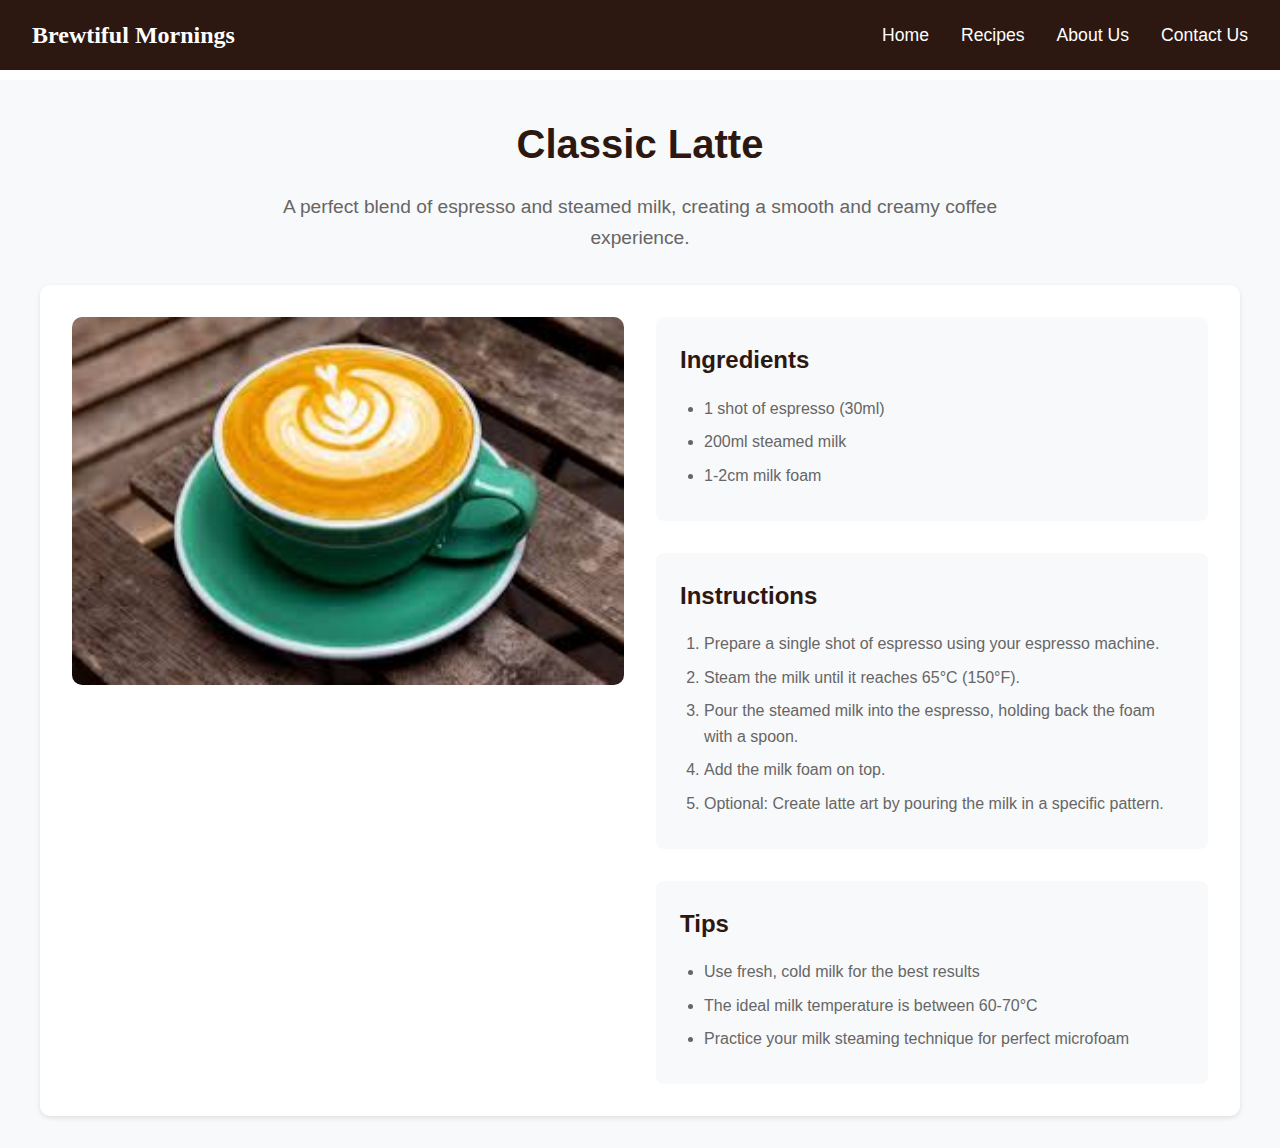
<file: recipes/latte.html>
<!DOCTYPE html>
<html lang="en">
<head>
    <title>Brewtiful Mornings - Classic Latte Recipe</title>
    <link rel="stylesheet" href="../styles.css">
    <link rel="stylesheet" href="recipes-detail.css">
</head>
<body>
    
    <nav class="navbar">
        <div class="logo">Brewtiful Mornings</div>
        <ul class="nav-links">
            <li><a href="../index.html">Home</a></li>
            <li class="dropdown">
                <a href="../recipes.html" class="active">Recipes</a>
                <ul class="dropdown-content">
                    <li><a href="latte.html" class="active">Latte</a></li>
                    <li><a href="americano.html">Americano</a></li>
                    <li><a href="espresso.html">Espresso</a></li>
                    <li><a href="cold-americano.html">Cold Americano</a></li>
                    <li><a href="cold-latte.html">Cold Latte</a></li>
                    <li><a href="chocolate-latte.html">Chocolate Latte</a></li>
                    <li><a href="vanilla-latte.html">Vanilla Latte</a></li>
                </ul>
            </li>
            <li><a href="../about.html">About Us</a></li>
            <li><a href="../contact.html">Contact Us</a></li>
        </ul>
        
        </div>
    </nav>

    
    <section class="recipe-detail">
        <div class="recipe-header">
            <h1>Classic Latte</h1>
            <p class="recipe-description">A perfect blend of espresso and steamed milk, creating a smooth and creamy coffee experience.</p>
        </div>

        <div class="recipe-content">
            <div class="recipe-image">
                <img src="../classic-latte.jpeg" alt="Classic Latte">
            </div>

            <div class="recipe-info">
                <div class="ingredients">
                    <h2>Ingredients</h2>
                    <ul>
                        <li>1 shot of espresso (30ml)</li>
                        <li>200ml steamed milk</li>
                        <li>1-2cm milk foam</li>
                    </ul>
                </div>

                <div class="instructions">
                    <h2>Instructions</h2>
                    <ol>
                        <li>Prepare a single shot of espresso using your espresso machine.</li>
                        <li>Steam the milk until it reaches 65°C (150°F).</li>
                        <li>Pour the steamed milk into the espresso, holding back the foam with a spoon.</li>
                        <li>Add the milk foam on top.</li>
                        <li>Optional: Create latte art by pouring the milk in a specific pattern.</li>
                    </ol>
                </div>

                <div class="tips">
                    <h2>Tips</h2>
                    <ul>
                        <li>Use fresh, cold milk for the best results</li>
                        <li>The ideal milk temperature is between 60-70°C</li>
                        <li>Practice your milk steaming technique for perfect microfoam</li>
                    </ul>
                </div>
            </div>
        </div>
    </section>   
</body>
</html>
</file>
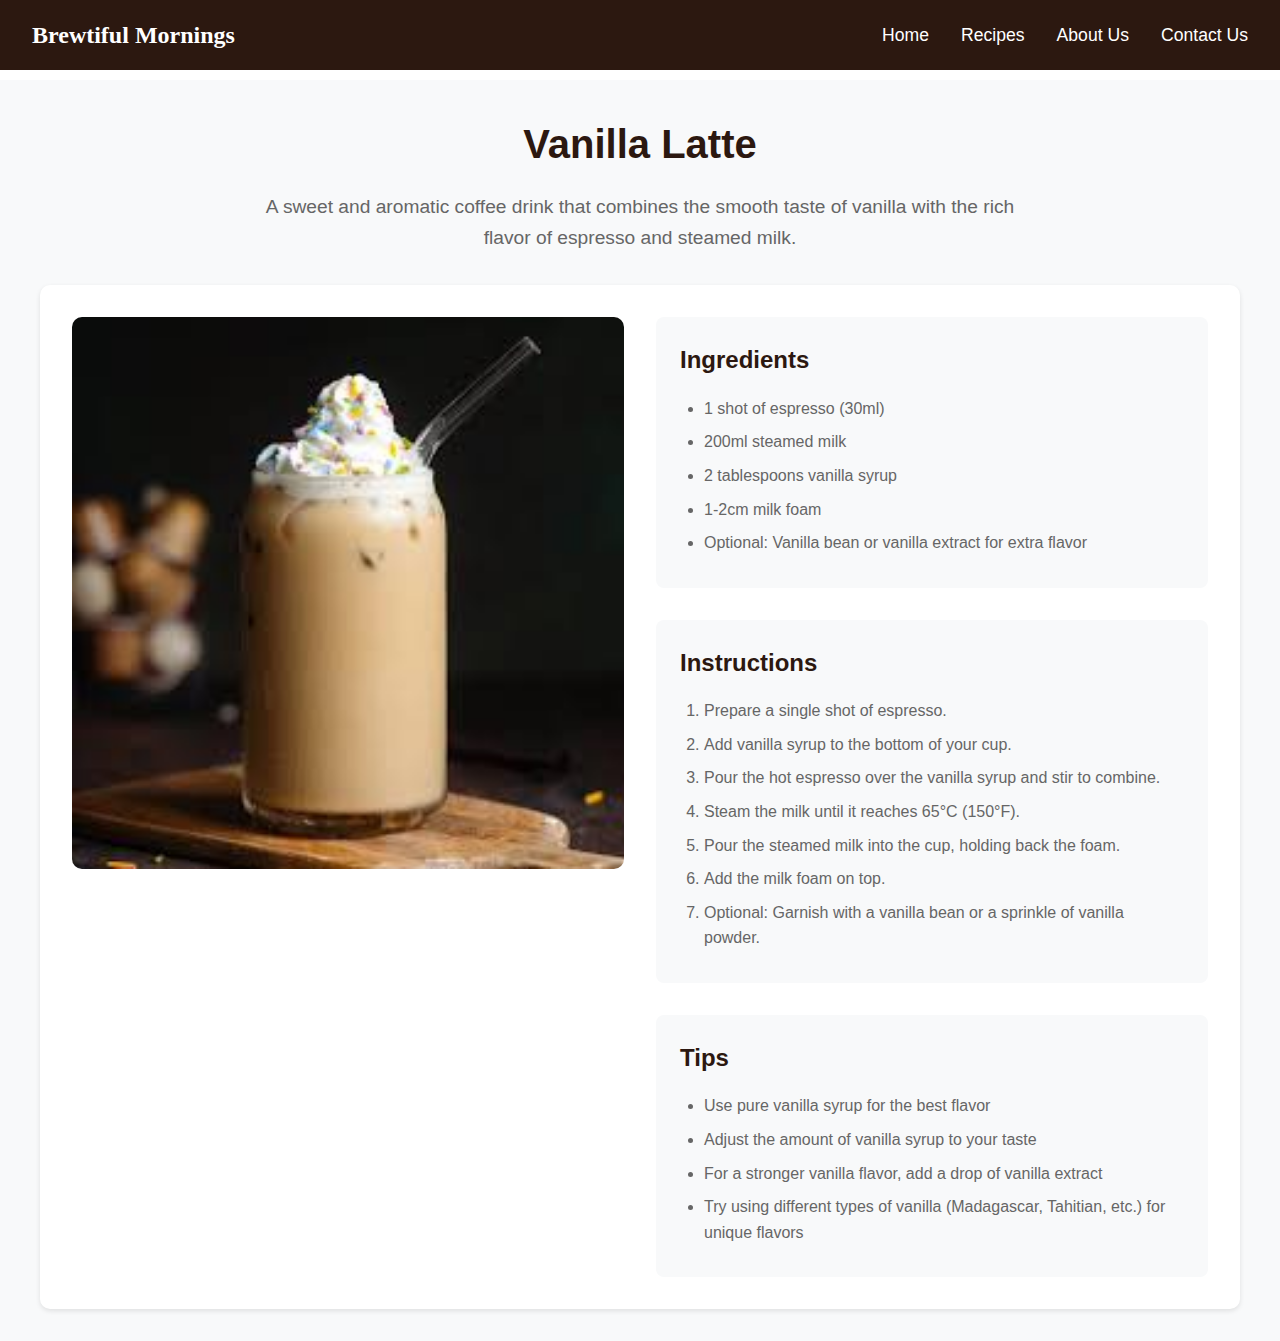
<file: recipes/vanilla-latte.html>
<!DOCTYPE html>
<html lang="en">
<head>
    <title>Brewtiful Mornings - Vanilla Latte Recipe</title>
    <link rel="stylesheet" href="../styles.css">
    <link rel="stylesheet" href="recipes-detail.css">
</head>
<body>
    
    <nav class="navbar">
        <div class="logo">Brewtiful Mornings</div>
        <ul class="nav-links">
            <li><a href="../index.html">Home</a></li>
            <li class="dropdown">
                <a href="../recipes.html" class="active">Recipes</a>
                <ul class="dropdown-content">
                    <li><a href="latte.html">Latte</a></li>
                    <li><a href="americano.html">Americano</a></li>
                    <li><a href="espresso.html">Espresso</a></li>
                    <li><a href="cold-americano.html">Cold Americano</a></li>
                    <li><a href="cold-latte.html">Cold Latte</a></li>
                    <li><a href="chocolate-latte.html">Chocolate Latte</a></li>
                    <li><a href="vanilla-latte.html" class="active">Vanilla Latte</a></li>
                </ul>
            </li>
            <li><a href="../about.html">About Us</a></li>
            <li><a href="../contact.html">Contact Us</a></li>
        </ul>
        
        </div>
    </nav>

    
    <section class="recipe-detail">
        <div class="recipe-header">
            <h1>Vanilla Latte</h1>
            <p class="recipe-description">A sweet and aromatic coffee drink that combines the smooth taste of vanilla with the rich flavor of espresso and steamed milk.</p>
        </div>

        <div class="recipe-content">
            <div class="recipe-image">
                <img src="../vanilla-latte.jpeg" alt="Vanilla Latte">
            </div>

            <div class="recipe-info">
                <div class="ingredients">
                    <h2>Ingredients</h2>
                    <ul>
                        <li>1 shot of espresso (30ml)</li>
                        <li>200ml steamed milk</li>
                        <li>2 tablespoons vanilla syrup</li>
                        <li>1-2cm milk foam</li>
                        <li>Optional: Vanilla bean or vanilla extract for extra flavor</li>
                    </ul>
                </div>

                <div class="instructions">
                    <h2>Instructions</h2>
                    <ol>
                        <li>Prepare a single shot of espresso.</li>
                        <li>Add vanilla syrup to the bottom of your cup.</li>
                        <li>Pour the hot espresso over the vanilla syrup and stir to combine.</li>
                        <li>Steam the milk until it reaches 65°C (150°F).</li>
                        <li>Pour the steamed milk into the cup, holding back the foam.</li>
                        <li>Add the milk foam on top.</li>
                        <li>Optional: Garnish with a vanilla bean or a sprinkle of vanilla powder.</li>
                    </ol>
                </div>

                <div class="tips">
                    <h2>Tips</h2>
                    <ul>
                        <li>Use pure vanilla syrup for the best flavor</li>
                        <li>Adjust the amount of vanilla syrup to your taste</li>
                        <li>For a stronger vanilla flavor, add a drop of vanilla extract</li>
                        <li>Try using different types of vanilla (Madagascar, Tahitian, etc.) for unique flavors</li>
                    </ul>
                </div>
            </div>
        </div>
    </section> 
</body>
</html>
</file>
<file: styles.css>
* {
    margin: 0;
    padding: 0;
    box-sizing: border-box;
}

body {
    font-family: Arial, sans-serif;
    line-height: 1.6;
}

/* Navigation Bar Styles */
.navbar {
    background-color: #2c1810;
    padding: 1rem 2rem;
    display: flex;
    justify-content: space-between;
    align-items: center;
    position: fixed;
    width: 100%;
    top: 0;
    z-index: 1000;
}

.logo {
    font-family: cursive;
    color: #fff;
    font-size: 1.5rem;
    font-weight: bold;
}

.nav-links {
    display: flex;
    list-style: none;
    gap: 2rem;
}

.nav-links a {
    color: #fff;
    text-decoration: none;
    font-size: 1.1rem;
    transition: color 0.3s;
}

.nav-links a:hover {
    color: #d4a373;
}

/* Dropdown Menu Styles */
.dropdown {
    position: relative;
}

.dropdown-content {
    display: none;
    position: absolute;
    background-color: #2c1810;
    min-width: 200px;
    box-shadow: 0 8px 16px rgba(0,0,0,0.2);
    z-index: 1;
}

.dropdown-content li {
    padding: 0.5rem 1rem;
}

.dropdown:hover .dropdown-content {
    display: block;
}


.hero {
    margin-top: 80px;
    padding: 4rem 2rem;
    display: flex;
    align-items: center;
    justify-content: center;
    background-color: #f8f9fa;
    min-height: calc(100vh - 80px);
    gap: 2rem;
}

.hero-image {
    width: 400px;
    height: 300px;
    background-image: url('coffee1.jpeg');
    background-size: cover;
    background-position: center;
    background-repeat: no-repeat;
    border-radius: 16px;
    box-shadow: 0 4px 24px rgba(0,0,0,0.12);
    flex-shrink: 0;
}

.hero-content {
    flex: 1;
    max-width: 600px;
    background: rgba(255,255,255,0.7);
    border-radius: 10px;
    padding: 2rem;
}

.hero-content h1 {
    font-size: 3rem;
    color: #2c1810;
    margin-bottom: 1rem;
}

.hero-content p {
    font-size: 1.2rem;
    color: #666;
    margin-bottom: 2rem;
}

.cta-button {
    display: inline-block;
    padding: 1rem 2rem;
    background-color: #d4a373;
    color: #fff;
    text-decoration: none;
    border-radius: 5px;
    transition: background-color 0.3s;
}

.cta-button:hover {
    background-color: #b08968;
}
</file>
<file: about.css>
.about-section {
    margin-top: 80px;
    padding: 2rem;
    background-color: #f8f9fa;
    min-height: calc(100vh - 80px);
}

.about-header {
    text-align: center;
    margin-bottom: 3rem;
}

.about-header h1 {
    color: #2c1810;
    font-size: 2.5rem;
    margin-bottom: 1rem;
}

.about-description {
    color: #666;
    font-size: 1.2rem;
}

.about-content {
    display: flex;
    justify-content: center;
    align-items: center;
    max-width: 1200px; 
    margin: 0 auto;
    display: grid; 
    grid-template-columns: 1fr; 
    gap: 3rem;
    background-color: #fff;
    padding: 2rem;
    border-radius: 10px;
    box-shadow: 0 2px 5px rgba(0,0,0,0.1);
}

.about-text {
    text-align: center;
    padding: 0 1rem;
}

.about-info {
    display: flex;
    flex-direction: column;
    gap: 2rem;
}

.mission, .story, .values {
    background-color: #f8f9fa;
    padding: 1.5rem;
    border-radius: 8px;
}

.mission h2, .story h2, .values h2 {
    color: #2c1810;
    margin-bottom: 1rem;
    font-size: 1.5rem;
}

.mission p, .story p {
    color: #666;
    line-height: 1.6;
}

.values ul {
    color: #666;
    padding-left: 1.5rem;
}

.values li {
    margin-bottom: 0.5rem;
}

@media (max-width: 768px) {
    .about-content {
        grid-template-columns: 1fr;
    }

    .about-header h1 {
        font-size: 2rem;
    }

    .about-description {
        font-size: 1rem;
    }

    .mission, .story, .values {
        padding: 1rem;
    }
}
</file>
<file: contact.css>
.contact-section {
    margin-top: 80px;
    padding: 2rem;
    background-color: #f8f9fa;
    min-height: calc(100vh - 80px);
}

.contact-header {
    text-align: center;
    margin-bottom: 3rem;
}

.contact-header h1 {
    color: #2c1810;
    font-size: 2.5rem;
    margin-bottom: 1rem;
}

.contact-description {
    color: #666;
    font-size: 1.2rem;
    max-width: 600px;
    margin: 0 auto;
}

.contact-content {
    max-width: 800px;
    margin: 0 auto;
    background-color: #fff;
    padding: 2rem;
    border-radius: 10px;
    box-shadow: 0 2px 5px rgba(0,0,0,0.1);
}

.contact-info {
    display: flex;
    flex-direction: column;
    gap: 2rem;
}

.info-card {
    background-color: #f8f9fa;
    padding: 2rem;
    border-radius: 8px;
}

.info-card h2 {
    color: #2c1810;
    margin-bottom: 1.5rem;
    font-size: 1.8rem;
    text-align: center;
}

.info-card p {
    color: #666;
    margin-bottom: 1rem;
    line-height: 1.6;
    font-size: 1.1rem;
}

.info-card p strong {
    color: #2c1810;
    display: inline-block;
    width: 80px;
}

.contact-form {
    background-color: #f8f9fa;
    padding: 1.5rem;
    border-radius: 8px;
}

.form-group {
    margin-bottom: 1.5rem;
}

.form-group label {
    display: block;
    color: #2c1810;
    margin-bottom: 0.5rem;
    font-weight: bold;
}

.form-group input,
.form-group textarea {
    width: 100%;
    padding: 0.8rem;
    border: 1px solid #ddd;
    border-radius: 4px;
    font-size: 1rem;
}

.form-group textarea {
    resize: vertical;
}

.submit-button {
    display: inline-block;
    padding: 1rem 2rem;
    background-color: #d4a373;
    color: #fff;
    border: none;
    border-radius: 5px;
    font-size: 1rem;
    cursor: pointer;
    transition: background-color 0.3s;
}

.submit-button:hover {
    background-color: #b08968;
}

@media (max-width: 768px) {
    .contact-header h1 {
        font-size: 2rem;
    }

    .contact-description {
        font-size: 1rem;
    }

    .info-card {
        padding: 1.5rem;
    }

    .info-card h2 {
        font-size: 1.5rem;
    }

    .info-card p {
        font-size: 1rem;
    }

    .contact-content {
        grid-template-columns: 1fr;
    }

    .contact-header h1 {
        font-size: 2rem;
    }

    .contact-description {
        font-size: 1rem;
    }

    .info-card, .contact-form {
        padding: 1rem;
    }
}
</file>
<file: recipes.css>
.recipes-section {
    margin-top: 80px;
    padding: 2rem;
    background-color: #f8f9fa;
    min-height: calc(100vh - 80px);
}

.recipes-section h1 {
    text-align: center;
    color: #2c1810;
    margin-bottom: 2rem;
    font-size: 2.5rem;
}

.recipes-grid {
    display: grid;
    grid-template-columns: repeat(auto-fit, minmax(250px, 1fr));
    gap: 2rem;
    max-width: 1200px;
    margin: 0 auto;
}

.recipe-card {
    background-color: #fff;
    border-radius: 10px;
    overflow: hidden;
    box-shadow: 0 2px 5px rgba(0,0,0,0.1);
    transition: transform 0.3s;
}

.recipe-card:hover {
    transform: translateY(-5px);
}

.recipe-card img {
    width: 100%;
    height: 200px;
    object-fit: cover;
}

.recipe-card h3 {
    color: #2c1810;
    padding: 1rem;
    margin: 0;
}

.recipe-card p {
    color: #666;
    padding: 0 1rem;
    margin-bottom: 1rem;
}

.recipe-button {
    display: block;
    text-align: center;
    padding: 0.8rem;
    background-color: #d4a373;
    color: #fff;
    text-decoration: none;
    transition: background-color 0.3s;
}

.recipe-button:hover {
    background-color: #b08968;
}

@media (max-width: 768px) {
    .recipes-section {
        padding: 1rem;
    }

    .recipes-grid {
        grid-template-columns: repeat(auto-fit, minmax(200px, 1fr));
        gap: 1rem;
    }
}
</file>
<file: recipes/recipes-detail.css>
.recipe-detail {
    margin-top: 80px;
    padding: 2rem;
    background-color: #f8f9fa;
    min-height: calc(100vh - 80px);
}

.recipe-header {
    text-align: center;
    margin-bottom: 2rem;
}

.recipe-header h1 {
    color: #2c1810;
    font-size: 2.5rem;
    margin-bottom: 1rem;
}

.recipe-description {
    color: #666;
    font-size: 1.2rem;
    max-width: 800px;
    margin: 0 auto;
}

.recipe-content {
    max-width: 1200px;
    margin: 0 auto;
    display: grid;
    grid-template-columns: 1fr 1fr;
    gap: 2rem;
    background-color: #fff;
    padding: 2rem;
    border-radius: 10px;
    box-shadow: 0 2px 5px rgba(0,0,0,0.1);
}

.recipe-image img {
    width: 100%;
    height: auto;
    border-radius: 10px;
    object-fit: cover;
}

.recipe-info {
    display: flex;
    flex-direction: column;
    gap: 2rem;
}

.ingredients, .instructions, .tips {
    background-color: #f8f9fa;
    padding: 1.5rem;
    border-radius: 8px;
}

.ingredients h2, .instructions h2, .tips h2 {
    color: #2c1810;
    margin-bottom: 1rem;
    font-size: 1.5rem;
}

.ingredients ul, .instructions ol, .tips ul {
    color: #666;
    padding-left: 1.5rem;
}

.ingredients li, .instructions li, .tips li {
    margin-bottom: 0.5rem;
}

@media (max-width: 768px) {
    .recipe-content {
        grid-template-columns: 1fr;
    }

    .recipe-header h1 {
        font-size: 2rem;
    }

    .recipe-description {
        font-size: 1rem;
    }

    .ingredients, .instructions, .tips {
        padding: 1rem;
    }
}
</file>
